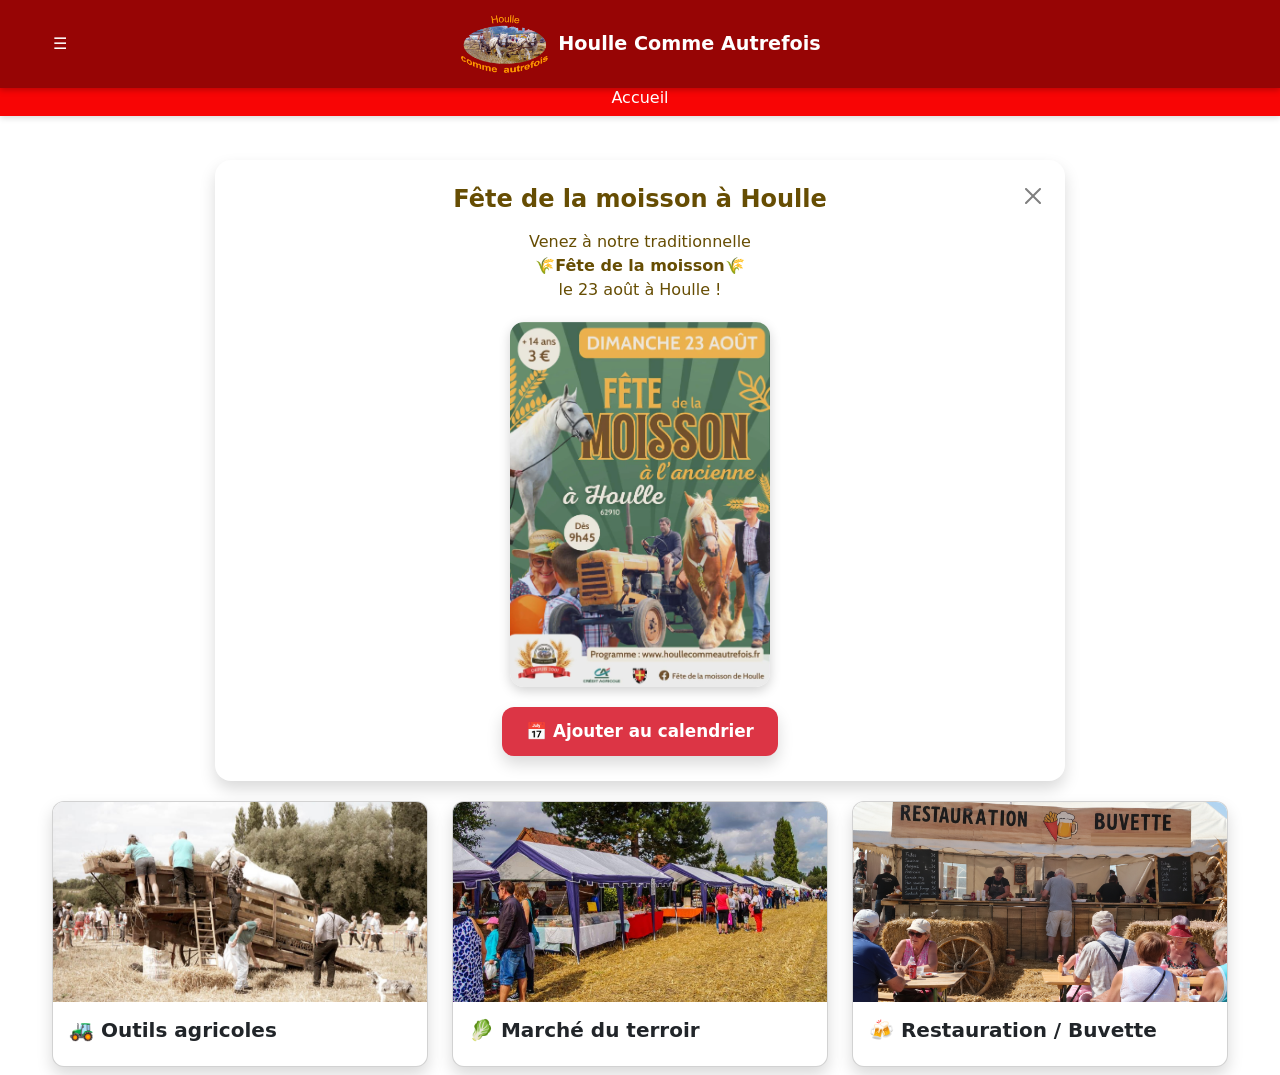
<file: index.html>
<!DOCTYPE html>
<html lang="fr">
<head>
    <meta charset="UTF-8">
    <meta name="viewport" content="width=device-width, initial-scale=1">
    <title>Fête de la Moisson</title>

    <!-- Bootstrap local -->
    <link rel="stylesheet" href="bootstrap/bootstrap.min.css">
    <script src="bootstrap/bootstrap.bundle.min.js"></script>

    <!-- Ton CSS -->
    <link rel="stylesheet" href="css/style.css">
    <script src="js/script.js"></script>

    <!-- Analyseur Google -->
    <script async src="https://www.googletagmanager.com/gtag/js?id=G-SKHX7R2C6E"></script>
    <script>
        window.dataLayer = window.dataLayer || [];
        function gtag(){dataLayer.push(arguments);}
        gtag('js', new Date());

        gtag('config', 'G-SKHX7R2C6E');
    </script>
</head>
<body>


    

<!-- 🔹 BARRE 1 -->
<div class="topbar-association">
    <div class="container position-relative d-flex align-items-center justify-content-center">

        <!-- ☰ Bouton menu à gauche -->
        <button class="btn text-white position-absolute start-0"
                type="button"
                data-bs-toggle="offcanvas"
                data-bs-target="#menuLateral">
            ☰
        </button>

        <!-- Logo + texte centré -->
        <a class="navbar-brand d-flex align-items-center justify-content-center text-center m-0" href="#">
            <img src="images/logo.png" class="logo-association me-2">
            <strong>Houlle Comme Autrefois</strong>
        </a>

    </div>
</div>

<!-- 🔹 Menu Déroulant -->
<div class="offcanvas offcanvas-start" tabindex="-1" id="menuLateral">

    <div class="offcanvas-header">
        <h5 class="offcanvas-title">Menu</h5>
        <button type="button" class="btn-close" data-bs-dismiss="offcanvas"></button>
    </div>

    <div class="offcanvas-body">
        <ul class="list-group">
            <a href="index.html" class="list-group-item">🏠 Accueil</a>
            <a href="outil.html" class="list-group-item">🚜 Outils agricoles</a>
            <a href="marche.html" class="list-group-item">🥬 Marché du terroir</a>
            <a href="restauration.html" class="list-group-item">🍻 Restauration / Buvette</a>
        </ul>
    </div>
</div>

<!-- 🔹 BARRE 2 -->
<div class="topbar-page">
    <div class="container text-center text-white">
        Accueil
    </div>
</div>


<!-- 🔵 CONTENU PRINCIPAL -->
<div class="container my-2">

    <!--<h2 class="text-center mb-4">Les outils de la moisson</h2>-->
    <!-- 🔸 Notification Date de la fête -->
    <div class="alert alert-warning alert-dismissible fade show shadow alert-moisson" role="alert">

        <h4 class="fw-bold mb-3">
             Fête de la moisson à Houlle
        </h4>

        <p class="mb-3">
            Venez à notre traditionnelle<BR>
            <strong>🌾Fête de la moisson🌾</strong> <BR>
            le 23 août à Houlle !
        </p>

        <img src="images/affiche.png"
            class="affiche-img"
            alt="Affiche fête de la moisson">

        <div class="mt-3">
            <button type="button"
                    class="btn btn-danger btn-lg shadow btn-calendar"
                    onclick="addMoissonHoulle(); bootstrap.Alert.getOrCreateInstance(this.closest('.alert')).close();">
                📅 Ajouter au calendrier
            </button>
        </div>

        <button type="button"
                class="btn-close position-absolute top-0 end-0 m-2"
                data-bs-dismiss="alert"
                aria-label="Close">
        </button>

    </div>

    <div class="row g-4">

        <!-- 🔸 OUTIL -->
        <div class="col-12 col-md-6 col-lg-4">
            <a href="outil.html" class="text-decoration-none text-dark">
                <div class="card shadow h-100 tool-card">
                    <img src="images/outil.png" class="card-img-top" alt="outil">
                    <div class="card-body">
                        <h5 class="card-title">🚜 Outils agricoles</h5>
                    </div>
                </div>
            </a>
        </div>

        <!-- 🔸 Marché Du terroir -->
        <div class="col-12 col-md-6 col-lg-4">
            <a href="marche.html" class="text-decoration-none text-dark">
                <div class="card shadow h-100 tool-card">
                    <img src="images/marche0.png" class="card-img-top" alt="marche">
                    <div class="card-body">
                        <h5 class="card-title">🥬 Marché du terroir</h5>
                    </div>
                </div>
            </a>
        </div>

        <!-- 🔸 Restauration / Buvette -->
        <div class="col-12 col-md-6 col-lg-4">
            <a href="restauration.html" class="text-decoration-none text-dark">
                <div class="card shadow h-100 tool-card">
                    <img src="images/restauration.png" class="card-img-top" alt="restauration">
                    <div class="card-body">
                        <h5 class="card-title">🍻 Restauration / Buvette</h5>
                    </div>
                </div>
            </a>
        </div>
    </div>
</div>

</body>
</html>
</file>
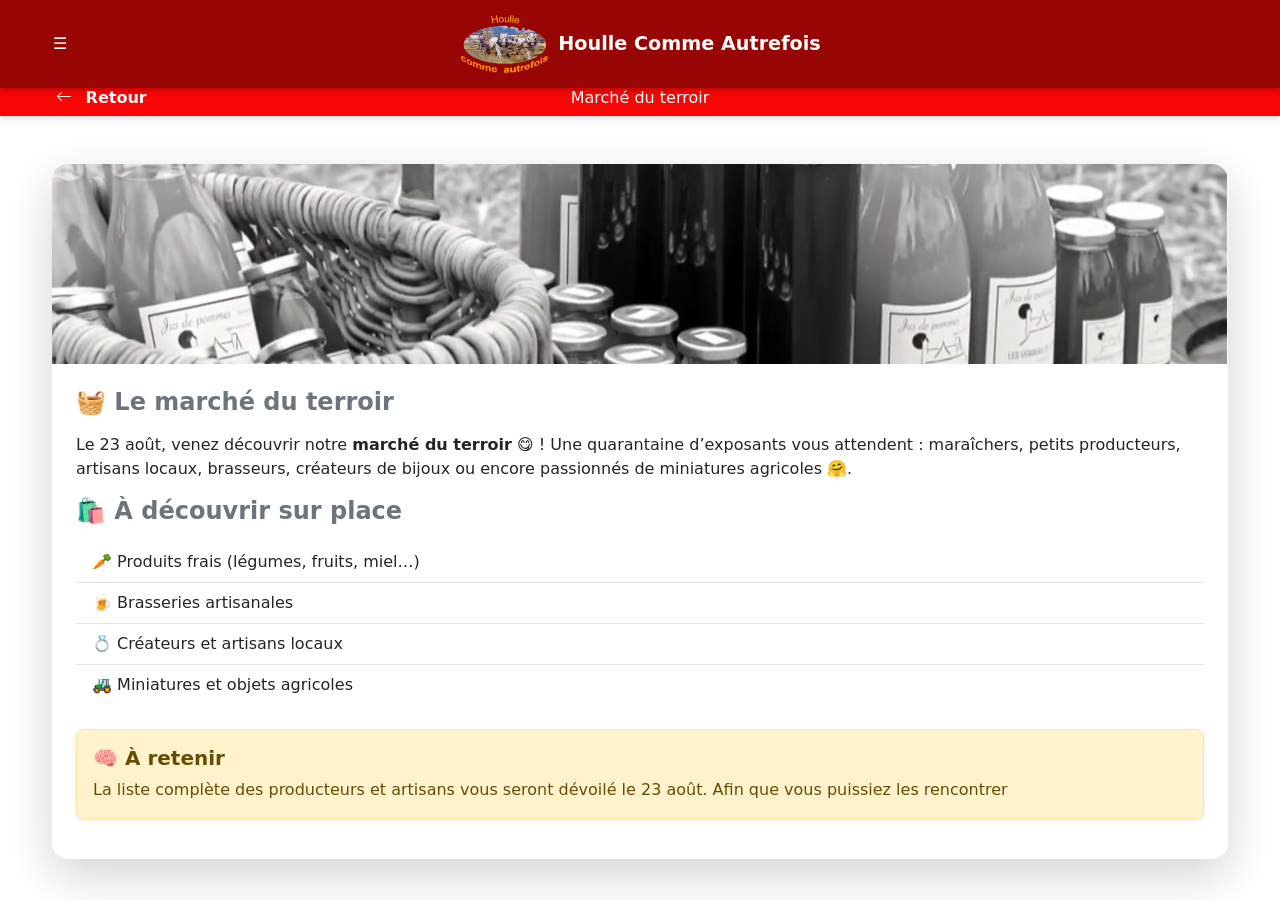
<file: marche.html>
<!DOCTYPE html>
<html lang="fr">
<head>
    <meta charset="UTF-8">
    <meta name="viewport" content="width=device-width, initial-scale=1">
    <title>Marché du terroir</title>

    <!-- Bootstrap local -->
    <link rel="stylesheet" href="bootstrap/bootstrap.min.css">
    <script src="bootstrap/bootstrap.bundle.min.js"></script>
    <link rel="stylesheet" href="https://cdn.jsdelivr.net/npm/bootstrap-icons@1.11.1/font/bootstrap-icons.css">

    <!-- Ton CSS -->
    <link rel="stylesheet" href="css/style.css">
    
    <!-- Analyseur Google -->
    <script async src="https://www.googletagmanager.com/gtag/js?id=G-SKHX7R2C6E"></script>
    <script>
        window.dataLayer = window.dataLayer || [];
        function gtag(){dataLayer.push(arguments);}
        gtag('js', new Date());

        gtag('config', 'G-SKHX7R2C6E');
    </script>

</head>
<body>

<!-- 🔹 BARRE 1 -->
<div class="topbar-association">
    <div class="container position-relative d-flex align-items-center justify-content-center">

        <!-- ☰ Bouton menu à gauche -->
        <button class="btn text-white position-absolute start-0"
                type="button"
                data-bs-toggle="offcanvas"
                data-bs-target="#menuLateral">
            ☰
        </button>

        <!-- Logo + texte centré -->
        <a class="navbar-brand d-flex align-items-center justify-content-center text-center m-0" href="#">
            <img src="images/logo.png" class="logo-association me-2">
            <strong>Houlle Comme Autrefois</strong>
        </a>

    </div>
</div>

<!-- 🔹 Menu Déroulant -->
<div class="offcanvas offcanvas-start" tabindex="-1" id="menuLateral">

    <div class="offcanvas-header">
        <h5 class="offcanvas-title">Menu</h5>
        <button type="button" class="btn-close" data-bs-dismiss="offcanvas"></button>
    </div>

    <div class="offcanvas-body">
        <ul class="list-group">
            <a href="index.html" class="list-group-item">🏠 Accueil</a>
            <a href="outil.html" class="list-group-item">🚜 Outils agricoles</a>
            <a href="marche.html" class="list-group-item">🥬 Marché du terroir</a>
            <a href="restauration.html" class="list-group-item">🍻 Restauration / Buvette</a>
        </ul>
    </div>
</div>

<!-- 🔹 BARRE 2 -->
<div class="topbar-page">
    <div class="container position-relative text-white">

        <!-- ⬅️ Flèche retour -->
        <a href="index.html" class="position-absolute start-0 top-50 translate-middle-y ms-3 text-white text-decoration-none fw-semibold">
            <i class="bi bi-arrow-left me-2"></i> Retour
        </a>

        <!-- Titre -->
        <div class="text-center">
            Marché du terroir
        </div>

    </div>
</div>


<!-- 🔵 CONTENU PRINCIPAL -->
<div class="container my-4">

    <div class="card shadow-lg border-0 rounded-4 overflow-hidden">

        <!-- IMAGE -->
        <img src="images/marche.png" class="card-img-top" alt="Marché du terroir">

        <div class="card-body p-4">

            <!-- 🧺 PRÉSENTATION -->
            <h4 class="fw-semibold text-secondary mb-3">🧺 Le marché du terroir</h4>
            <p>
                Le 23 août, venez découvrir notre <strong>marché du terroir</strong> 😋 !
                Une quarantaine d’exposants vous attendent : maraîchers, petits producteurs,
                artisans locaux, brasseurs, créateurs de bijoux ou encore passionnés de miniatures agricoles 🤗.
            </p>

            <!-- 🛍️ CE QUE VOUS TROUVEREZ -->
            <h4 class="fw-semibold text-secondary mb-3">🛍️ À découvrir sur place</h4>
            <ul class="list-group list-group-flush mb-4">
                <li class="list-group-item">🥕 Produits frais (légumes, fruits, miel…)</li>
                <li class="list-group-item">🍺 Brasseries artisanales</li>
                <li class="list-group-item">💍 Créateurs et artisans locaux</li>
                <li class="list-group-item">🚜 Miniatures et objets agricoles</li>
            </ul>

            <!-- 🧠 A RETENIR -->
            <div class="alert alert-warning shadow-sm rounded-3">
                <h5 class="fw-bold mb-2">🧠 À retenir</h5>
                <p class="mb-0">
                    La liste complète des producteurs et artisans vous seront dévoilé le 23 août. Afin que vous puissiez les rencontrer
                </p>
            </div>

        </div>
    </div>
</div>

</body>
</html>
</file>
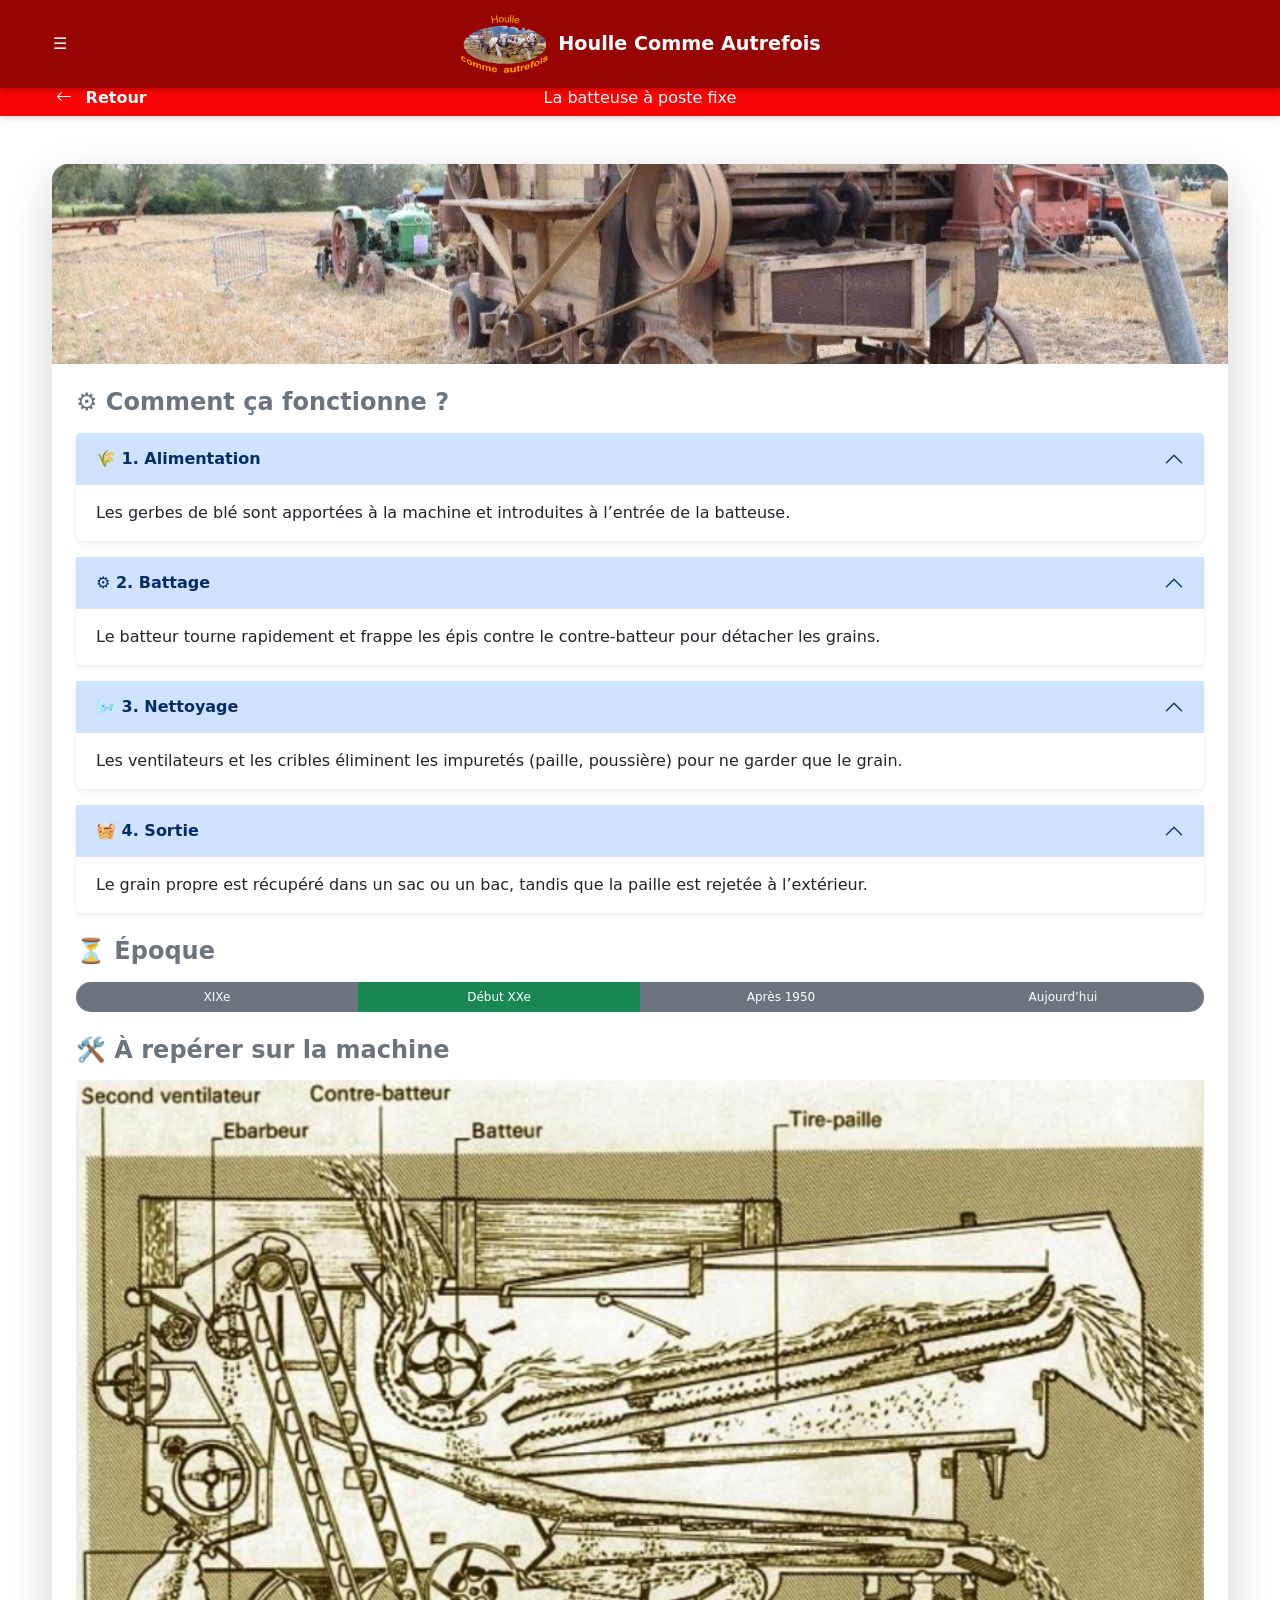
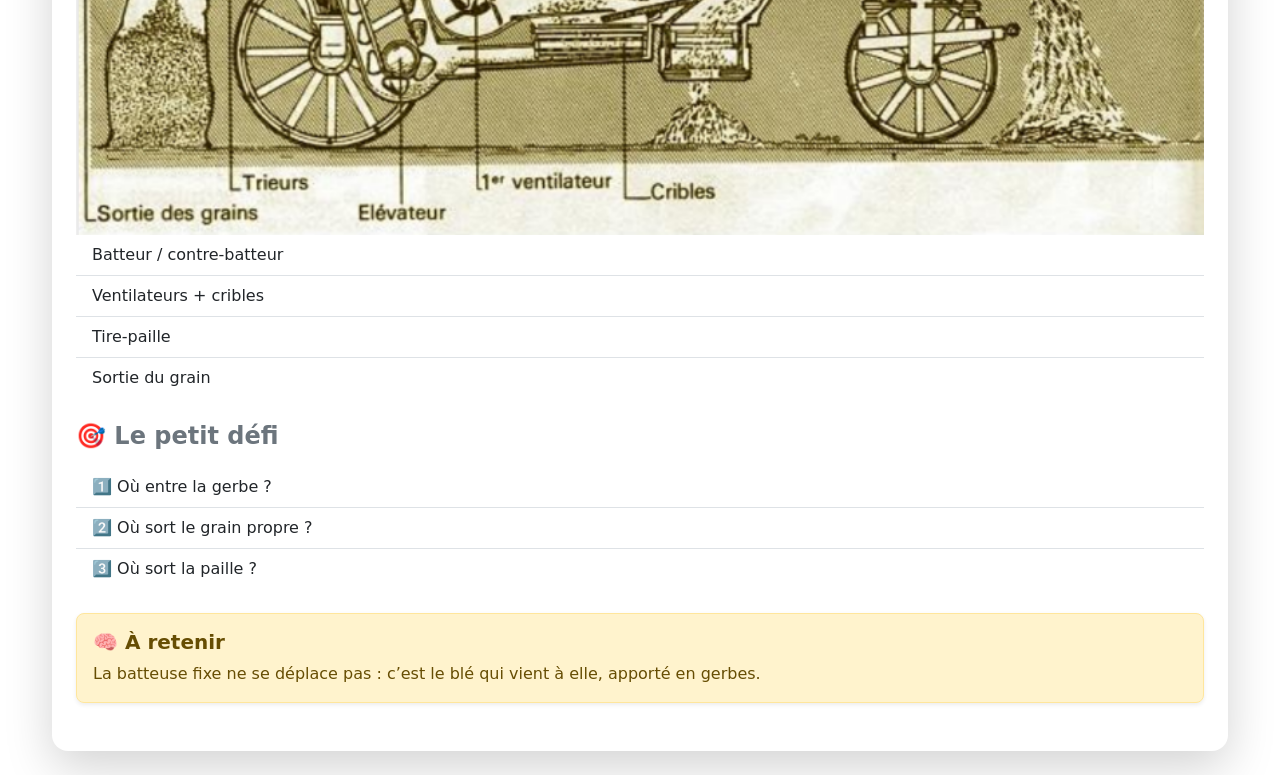
<file: outil-batteusefixe.html>
<!DOCTYPE html>
<html lang="fr">
<head>
    <meta charset="UTF-8">
    <meta name="viewport" content="width=device-width, initial-scale=1">
    <title>La batteuse à poste fixe</title>

    <!-- Bootstrap local -->
    <link rel="stylesheet" href="bootstrap/bootstrap.min.css">
    <script src="bootstrap/bootstrap.bundle.min.js"></script>
    <link rel="stylesheet" href="https://cdn.jsdelivr.net/npm/bootstrap-icons@1.11.1/font/bootstrap-icons.css">

    <!-- Ton CSS -->
    <link rel="stylesheet" href="css/style.css">
    
    <!-- Analyseur Google -->
    <script async src="https://www.googletagmanager.com/gtag/js?id=G-SKHX7R2C6E"></script>
    <script>
        window.dataLayer = window.dataLayer || [];
        function gtag(){dataLayer.push(arguments);}
        gtag('js', new Date());

        gtag('config', 'G-SKHX7R2C6E');
    </script>
</head>
<body>

<!-- 🔹 BARRE 1 -->
<div class="topbar-association">
    <div class="container position-relative d-flex align-items-center justify-content-center">

        <!-- ☰ Bouton menu à gauche -->
        <button class="btn text-white position-absolute start-0"
                type="button"
                data-bs-toggle="offcanvas"
                data-bs-target="#menuLateral">
            ☰
        </button>

        <!-- Logo + texte centré -->
        <a class="navbar-brand d-flex align-items-center justify-content-center text-center m-0" href="#">
            <img src="images/logo.png" class="logo-association me-2">
            <strong>Houlle Comme Autrefois</strong>
        </a>

    </div>
</div>

<!-- 🔹 Menu Déroulant -->
<div class="offcanvas offcanvas-start" tabindex="-1" id="menuLateral">

    <div class="offcanvas-header">
        <h5 class="offcanvas-title">Menu</h5>
        <button type="button" class="btn-close" data-bs-dismiss="offcanvas"></button>
    </div>

    <div class="offcanvas-body">
        <ul class="list-group">
            <a href="index.html" class="list-group-item">🏠 Accueil</a>
            <a href="outil.html" class="list-group-item">🚜 Outils agricoles</a>
            <a href="marche.html" class="list-group-item">🥬 Marché du terroir</a>
            <a href="restauration.html" class="list-group-item">🍻 Restauration / Buvette</a>
        </ul>
    </div>
</div>

<!-- 🔹 BARRE 2 -->
<div class="topbar-page">
    <div class="container position-relative text-white">

        <!-- ⬅️ Flèche retour -->
        <a href="outil.html" class="position-absolute start-0 top-50 translate-middle-y ms-3 text-white text-decoration-none fw-semibold">
            <i class="bi bi-arrow-left me-2"></i> Retour
        </a>

        <!-- Titre -->
        <div class="text-center">
            La batteuse à poste fixe
        </div>

    </div>
</div>


<!-- 🔵 CONTENU PRINCIPAL -->
<div class="container my-4">

    <!-- CARD PRINCIPALE -->
    <div class="card shadow-lg border-0 rounded-4 overflow-hidden">

        <!-- IMAGE -->
        <img src="images/batteusefixe.png" class="card-img-top" alt="Batteuse à poste fixe">

        <div class="card-body p-4">
            <!-- ⚙️ COMMENT ÇA FONCTIONNE -->
            <h4 class="fw-semibold text-secondary mb-3">⚙️ Comment ça fonctionne ?</h4>
            <div class="accordion mb-4">

                <!-- Étape 1 -->
                <div class="accordion-item border-0 shadow-sm mb-3 rounded">
                    <h2 class="accordion-header">
                        <button class="accordion-button fw-bold" disabled>
                            🌾 1. Alimentation
                        </button>
                    </h2>
                    <div class="accordion-collapse show">
                        <div class="accordion-body">
                            Les gerbes de blé sont apportées à la machine et introduites à l’entrée de la batteuse.
                        </div>
                    </div>
                </div>

                <!-- Étape 2 -->
                <div class="accordion-item border-0 shadow-sm mb-3 rounded">
                    <h2 class="accordion-header">
                        <button class="accordion-button fw-bold" disabled>
                            ⚙️ 2. Battage
                        </button>
                    </h2>
                    <div class="accordion-collapse show">
                        <div class="accordion-body">
                            Le batteur tourne rapidement et frappe les épis contre le contre-batteur pour détacher les grains.
                        </div>
                    </div>
                </div>

                <!-- Étape 3 -->
                <div class="accordion-item border-0 shadow-sm mb-3 rounded">
                    <h2 class="accordion-header">
                        <button class="accordion-button fw-bold" disabled>
                            🌬️ 3. Nettoyage
                        </button>
                    </h2>
                    <div class="accordion-collapse show">
                        <div class="accordion-body">
                            Les ventilateurs et les cribles éliminent les impuretés (paille, poussière) pour ne garder que le grain.
                        </div>
                    </div>
                </div>

                <!-- Étape 4 -->
                <div class="accordion-item border-0 shadow-sm mb-3 rounded">
                    <h2 class="accordion-header">
                        <button class="accordion-button fw-bold" disabled>
                            🧺 4. Sortie
                        </button>
                    </h2>
                    <div class="accordion-collapse show">
                        <div class="accordion-body">
                            Le grain propre est récupéré dans un sac ou un bac, tandis que la paille est rejetée à l’extérieur.
                        </div>
                    </div>
                </div>

            </div>

            <!-- ⏳ ÉPOQUE -->
            <h4 class="fw-semibold text-secondary mb-3">⏳ Époque</h4>
            <div class="mb-4">
                    <div class="progress rounded-pill" style="height: 30px;">
                    <div class="progress-bar bg-secondary" style="width: 25%">XIXe</div>
                    <div class="progress-bar bg-success" style="width: 25%">Début XXe</div>
                    <div class="progress-bar bg-secondary" style="width: 25%">Après 1950</div>
                    <div class="progress-bar bg-secondary" style="width: 25%">Aujourd’hui</div>
                </div>
            </div>
            

            <!-- 🛠️ À REPÉRER -->
            <h4 class="fw-semibold text-secondary mb-3">🛠️ À repérer sur la machine</h4>
            <img src="images/schemabatteusefixe.png" class="schema" alt="Batteuse à poste fixe">
            <ul class="list-group list-group-flush mb-4">
                <li class="list-group-item">Batteur / contre-batteur</li>
                <li class="list-group-item">Ventilateurs + cribles</li>
                <li class="list-group-item">Tire-paille</li>
                <li class="list-group-item">Sortie du grain</li>
            </ul>

            <!-- 🎯 DÉFI -->
            <h4 class="fw-semibold text-secondary mb-3">🎯 Le petit défi</h4>
            <ul class="list-group list-group-flush mb-4">
                <li class="list-group-item">1️⃣ Où entre la gerbe ?</li>
                <li class="list-group-item">2️⃣ Où sort le grain propre ?</li>
                <li class="list-group-item">3️⃣ Où sort la paille ?</li>
            </ul>

            <!-- 🧠 A RETENIR -->
            <div class="alert alert-warning shadow-sm rounded-3 mb-4">
                <h5 class="fw-bold mb-2">🧠 À retenir</h5>
                <p class="mb-0">
                    La batteuse fixe ne se déplace pas : c’est le blé qui vient à elle, apporté en gerbes.
                </p>
            </div>
        </div>
    </div>
</div>

</body>
</html>
</file>
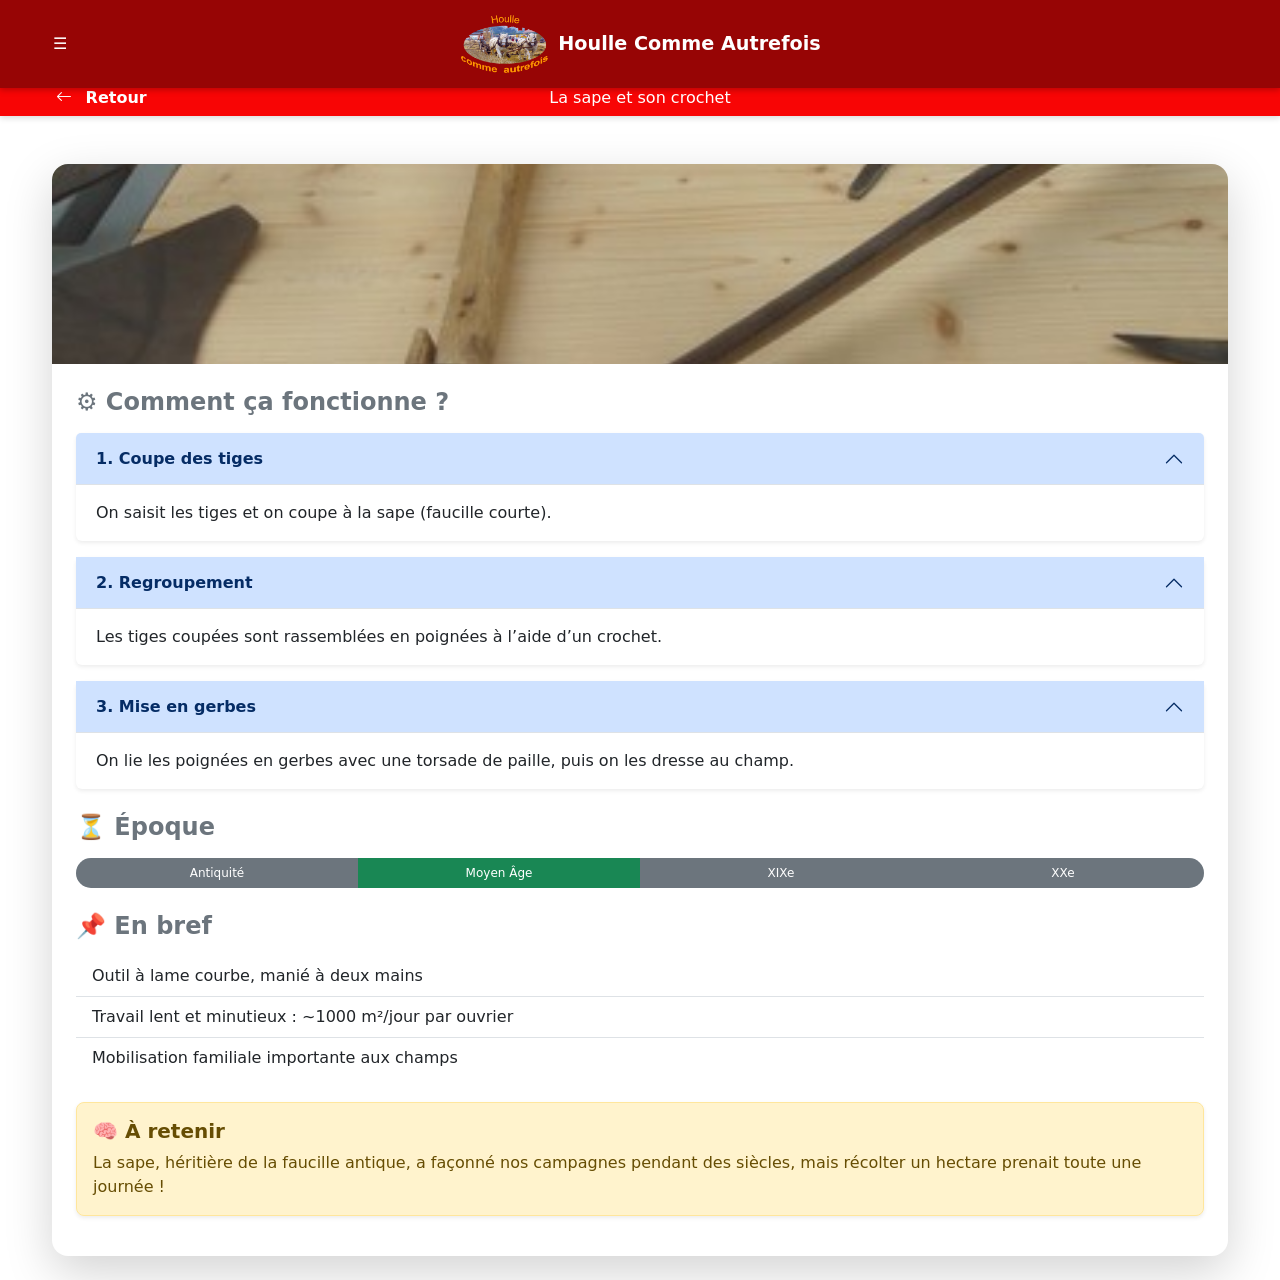
<file: outil-faucille.html>
<!DOCTYPE html>
<html lang="fr">
<head>
    <meta charset="UTF-8">
    <meta name="viewport" content="width=device-width, initial-scale=1">
    <title>La sape et son crochet</title>

    <!-- Bootstrap local -->
    <link rel="stylesheet" href="bootstrap/bootstrap.min.css">
    <script src="bootstrap/bootstrap.bundle.min.js"></script>
    <link rel="stylesheet" href="https://cdn.jsdelivr.net/npm/bootstrap-icons@1.11.1/font/bootstrap-icons.css">

    <!-- Ton CSS -->
    <link rel="stylesheet" href="css/style.css">
    
    <!-- Analyseur Google -->
    <script async src="https://www.googletagmanager.com/gtag/js?id=G-SKHX7R2C6E"></script>
    <script>
        window.dataLayer = window.dataLayer || [];
        function gtag(){dataLayer.push(arguments);}
        gtag('js', new Date());

        gtag('config', 'G-SKHX7R2C6E');
    </script>
</head>
<body>

<!-- 🔹 BARRE 1 -->
<div class="topbar-association">
    <div class="container position-relative d-flex align-items-center justify-content-center">

        <!-- ☰ Bouton menu à gauche -->
        <button class="btn text-white position-absolute start-0"
                type="button"
                data-bs-toggle="offcanvas"
                data-bs-target="#menuLateral">
            ☰
        </button>

        <!-- Logo + texte centré -->
        <a class="navbar-brand d-flex align-items-center justify-content-center text-center m-0" href="#">
            <img src="images/logo.png" class="logo-association me-2">
            <strong>Houlle Comme Autrefois</strong>
        </a>

    </div>
</div>

<!-- 🔹 Menu Déroulant -->
<div class="offcanvas offcanvas-start" tabindex="-1" id="menuLateral">

    <div class="offcanvas-header">
        <h5 class="offcanvas-title">Menu</h5>
        <button type="button" class="btn-close" data-bs-dismiss="offcanvas"></button>
    </div>

    <div class="offcanvas-body">
        <ul class="list-group">
            <a href="index.html" class="list-group-item">🏠 Accueil</a>
            <a href="outil.html" class="list-group-item">🚜 Outils agricoles</a>
            <a href="marche.html" class="list-group-item">🥬 Marché du terroir</a>
            <a href="restauration.html" class="list-group-item">🍻 Restauration / Buvette</a>
        </ul>
    </div>
</div>

<!-- 🔹 BARRE 2 -->
<div class="topbar-page">
    <div class="container position-relative text-white">

        <!-- ⬅️ Flèche retour -->
        <a href="outil.html" class="position-absolute start-0 top-50 translate-middle-y ms-3 text-white text-decoration-none fw-semibold">
            <i class="bi bi-arrow-left me-2"></i> Retour
        </a>

        <!-- Titre -->
        <div class="text-center">
            La sape et son crochet
        </div>

    </div>
</div>


<!-- 🔵 CONTENU PRINCIPAL -->
<div class="container my-4">

    <!-- CARD PRINCIPALE -->
    <div class="card shadow-lg border-0 rounded-4 overflow-hidden">

        <!-- IMAGE -->
        <img src="images/01_Faucile.png" class="card-img-top" alt="Faucille">

        <div class="card-body p-4">

            <!-- COMMENT ÇA FONCTIONNE -->
            <h4 class="fw-semibold text-secondary mb-3">⚙️ Comment ça fonctionne ?</h4>

            <div class="accordion mb-4" id="accordionFaucille">

                <!-- Étape 1 -->
                <div class="accordion-item border-0 shadow-sm mb-3 rounded">
                    <h2 class="accordion-header">
                        <button class="accordion-button fw-bold" type="button" disabled>
                            1. Coupe des tiges
                        </button>
                    </h2>
                    <div class="accordion-collapse show">
                        <div class="accordion-body">
                            On saisit les tiges et on coupe à la sape (faucille courte).
                        </div>
                    </div>
                </div>

                <!-- Étape 2 -->
                <div class="accordion-item border-0 shadow-sm mb-3 rounded">
                    <h2 class="accordion-header">
                        <button class="accordion-button fw-bold" type="button" disabled>
                            2. Regroupement
                        </button>
                    </h2>
                    <div class="accordion-collapse show">
                        <div class="accordion-body">
                            Les tiges coupées sont rassemblées en poignées à l’aide d’un crochet.
                        </div>
                    </div>
                </div>

                <!-- Étape 3 -->
                <div class="accordion-item border-0 shadow-sm mb-3 rounded">
                    <h2 class="accordion-header">
                        <button class="accordion-button fw-bold" type="button" disabled>
                            3. Mise en gerbes
                        </button>
                    </h2>
                    <div class="accordion-collapse show">
                        <div class="accordion-body">
                            On lie les poignées en gerbes avec une torsade de paille, puis on les dresse au champ.
                        </div>
                    </div>
                </div>

            </div>

            <!-- ÉPOQUE -->
            <h4 class="fw-semibold text-secondary mb-3">⏳ Époque</h4>

            <div class="mb-4">
                <div class="progress rounded-pill" style="height: 30px;">
                    <div class="progress-bar bg-secondary" style="width: 25%">Antiquité</div>
                    <div class="progress-bar bg-success" style="width: 25%">Moyen Âge</div>
                    <div class="progress-bar bg-secondary" style="width: 25%">XIXe</div>
                    <div class="progress-bar bg-secondary" style="width: 25%">XXe</div>
                </div>
            </div>

            <!-- EN BREF -->
            <h4 class="fw-semibold text-secondary mb-3">📌 En bref</h4>
            <ul class="list-group list-group-flush mb-4">
                <li class="list-group-item">Outil à lame courbe, manié à deux mains</li>
                <li class="list-group-item">Travail lent et minutieux : ~1000 m²/jour par ouvrier</li>
                <li class="list-group-item">Mobilisation familiale importante aux champs</li>
            </ul>

            <!-- A RETENIR -->
            <div class="alert alert-warning shadow-sm rounded-3">
                <h5 class="fw-bold mb-2">🧠 À retenir</h5>
                <p class="mb-0">
                    La sape, héritière de la faucille antique, a façonné nos campagnes pendant des siècles,
                    mais récolter un hectare prenait toute une journée !
                </p>
            </div>

        </div>
    </div>
</div>

</body>
</html>
</file>
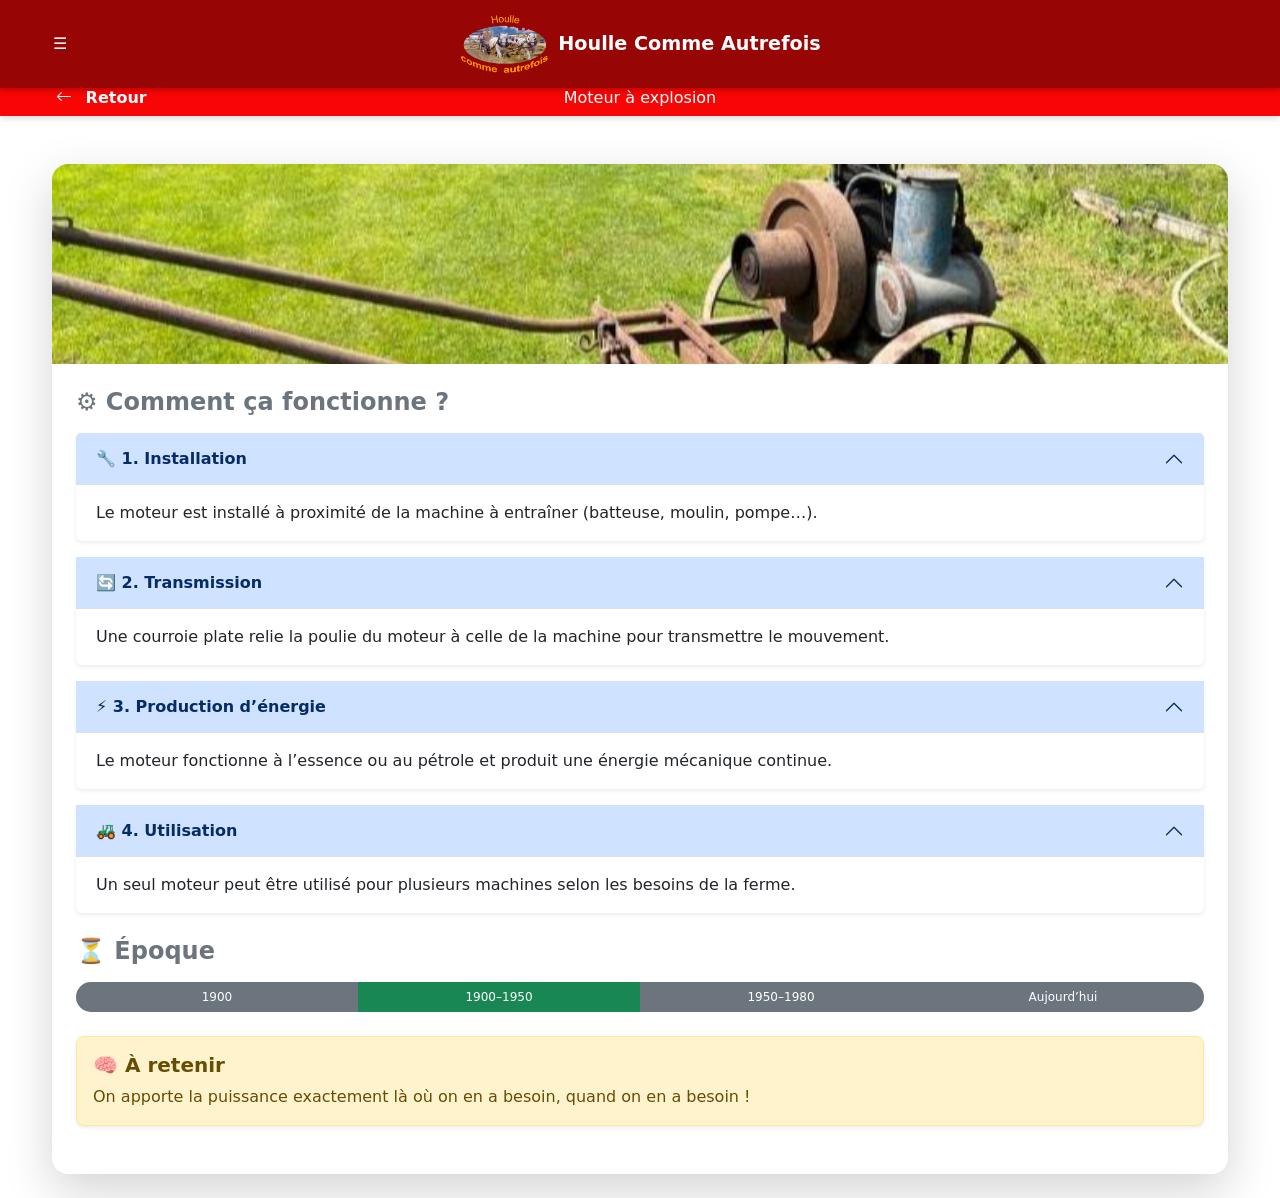
<file: outil-moteur.html>
<!DOCTYPE html>
<html lang="fr">
<head>
    <meta charset="UTF-8">
    <meta name="viewport" content="width=device-width, initial-scale=1">
    <title>Moteur à explosion</title>

    <!-- Bootstrap local -->
    <link rel="stylesheet" href="bootstrap/bootstrap.min.css">
    <script src="bootstrap/bootstrap.bundle.min.js"></script>
    <link rel="stylesheet" href="https://cdn.jsdelivr.net/npm/bootstrap-icons@1.11.1/font/bootstrap-icons.css">

    <!-- Ton CSS -->
    <link rel="stylesheet" href="css/style.css">
    
    <!-- Analyseur Google -->
    <script async src="https://www.googletagmanager.com/gtag/js?id=G-SKHX7R2C6E"></script>
    <script>
        window.dataLayer = window.dataLayer || [];
        function gtag(){dataLayer.push(arguments);}
        gtag('js', new Date());

        gtag('config', 'G-SKHX7R2C6E');
    </script>
</head>
<body>

<!-- 🔹 BARRE 1 -->
<div class="topbar-association">
    <div class="container position-relative d-flex align-items-center justify-content-center">

        <!-- ☰ Bouton menu à gauche -->
        <button class="btn text-white position-absolute start-0"
                type="button"
                data-bs-toggle="offcanvas"
                data-bs-target="#menuLateral">
            ☰
        </button>

        <!-- Logo + texte centré -->
        <a class="navbar-brand d-flex align-items-center justify-content-center text-center m-0" href="#">
            <img src="images/logo.png" class="logo-association me-2">
            <strong>Houlle Comme Autrefois</strong>
        </a>

    </div>
</div>

<!-- 🔹 Menu Déroulant -->
<div class="offcanvas offcanvas-start" tabindex="-1" id="menuLateral">

    <div class="offcanvas-header">
        <h5 class="offcanvas-title">Menu</h5>
        <button type="button" class="btn-close" data-bs-dismiss="offcanvas"></button>
    </div>

    <div class="offcanvas-body">
        <ul class="list-group">
            <a href="index.html" class="list-group-item">🏠 Accueil</a>
            <a href="outil.html" class="list-group-item">🚜 Outils agricoles</a>
            <a href="marche.html" class="list-group-item">🥬 Marché du terroir</a>
            <a href="restauration.html" class="list-group-item">🍻 Restauration / Buvette</a>
        </ul>
    </div>
</div>

<!-- 🔹 BARRE 2 -->
<div class="topbar-page">
    <div class="container position-relative text-white">

        <!-- ⬅️ Flèche retour -->
        <a href="outil.html" class="position-absolute start-0 top-50 translate-middle-y ms-3 text-white text-decoration-none fw-semibold">
            <i class="bi bi-arrow-left me-2"></i> Retour
        </a>

        <!-- Titre -->
        <div class="text-center">
            Moteur à explosion
        </div>

    </div>
</div>


<!-- 🔵 CONTENU PRINCIPAL -->
<div class="container my-4">

    <!-- CARD PRINCIPALE -->
    <div class="card shadow-lg border-0 rounded-4 overflow-hidden">

        <!-- IMAGE -->
        <img src="images/moteurfixe.png" class="card-img-top" alt="Moteur à explosion">

        <div class="card-body p-4">

            <!-- ⚙️ COMMENT ÇA FONCTIONNE -->
            <h4 class="fw-semibold text-secondary mb-3">⚙️ Comment ça fonctionne ?</h4>
            <div class="accordion mb-4">

                <!-- Étape 1 -->
                <div class="accordion-item border-0 shadow-sm mb-3 rounded">
                    <h2 class="accordion-header">
                        <button class="accordion-button fw-bold" disabled>
                            🔧 1. Installation
                        </button>
                    </h2>
                    <div class="accordion-collapse show">
                        <div class="accordion-body">
                            Le moteur est installé à proximité de la machine à entraîner (batteuse, moulin, pompe…).
                        </div>
                    </div>
                </div>

                <!-- Étape 2 -->
                <div class="accordion-item border-0 shadow-sm mb-3 rounded">
                    <h2 class="accordion-header">
                        <button class="accordion-button fw-bold" disabled>
                            🔄 2. Transmission
                        </button>
                    </h2>
                    <div class="accordion-collapse show">
                        <div class="accordion-body">
                            Une courroie plate relie la poulie du moteur à celle de la machine pour transmettre le mouvement.
                        </div>
                    </div>
                </div>

                <!-- Étape 3 -->
                <div class="accordion-item border-0 shadow-sm mb-3 rounded">
                    <h2 class="accordion-header">
                        <button class="accordion-button fw-bold" disabled>
                            ⚡ 3. Production d’énergie
                        </button>
                    </h2>
                    <div class="accordion-collapse show">
                        <div class="accordion-body">
                            Le moteur fonctionne à l’essence ou au pétrole et produit une énergie mécanique continue.
                        </div>
                    </div>
                </div>

                <!-- Étape 4 -->
                <div class="accordion-item border-0 shadow-sm mb-3 rounded">
                    <h2 class="accordion-header">
                        <button class="accordion-button fw-bold" disabled>
                            🚜 4. Utilisation
                        </button>
                    </h2>
                    <div class="accordion-collapse show">
                        <div class="accordion-body">
                            Un seul moteur peut être utilisé pour plusieurs machines selon les besoins de la ferme.
                        </div>
                    </div>
                </div>

            </div>

            <!-- ⏳ ÉPOQUE -->
            <h4 class="fw-semibold text-secondary mb-3">⏳ Époque</h4>
            <div class="mb-4">
                <div class="progress rounded-pill" style="height: 30px;">
                    <div class="progress-bar bg-secondary" style="width: 25%">1900</div>
                    <div class="progress-bar bg-success" style="width: 25%">1900–1950</div>
                    <div class="progress-bar bg-secondary" style="width: 25%">1950–1980</div>
                    <div class="progress-bar bg-secondary" style="width: 25%">Aujourd’hui</div>
                </div>
            </div>

            <!-- 🧠 A RETENIR -->
            <div class="alert alert-warning shadow-sm rounded-3 mb-4">
                <h5 class="fw-bold mb-2">🧠 À retenir</h5>
                <p class="mb-0">
                    On apporte la puissance exactement là où on en a besoin, quand on en a besoin !
                </p>
            </div>
        </div>
    </div>
</div>

</body>
</html>
</file>
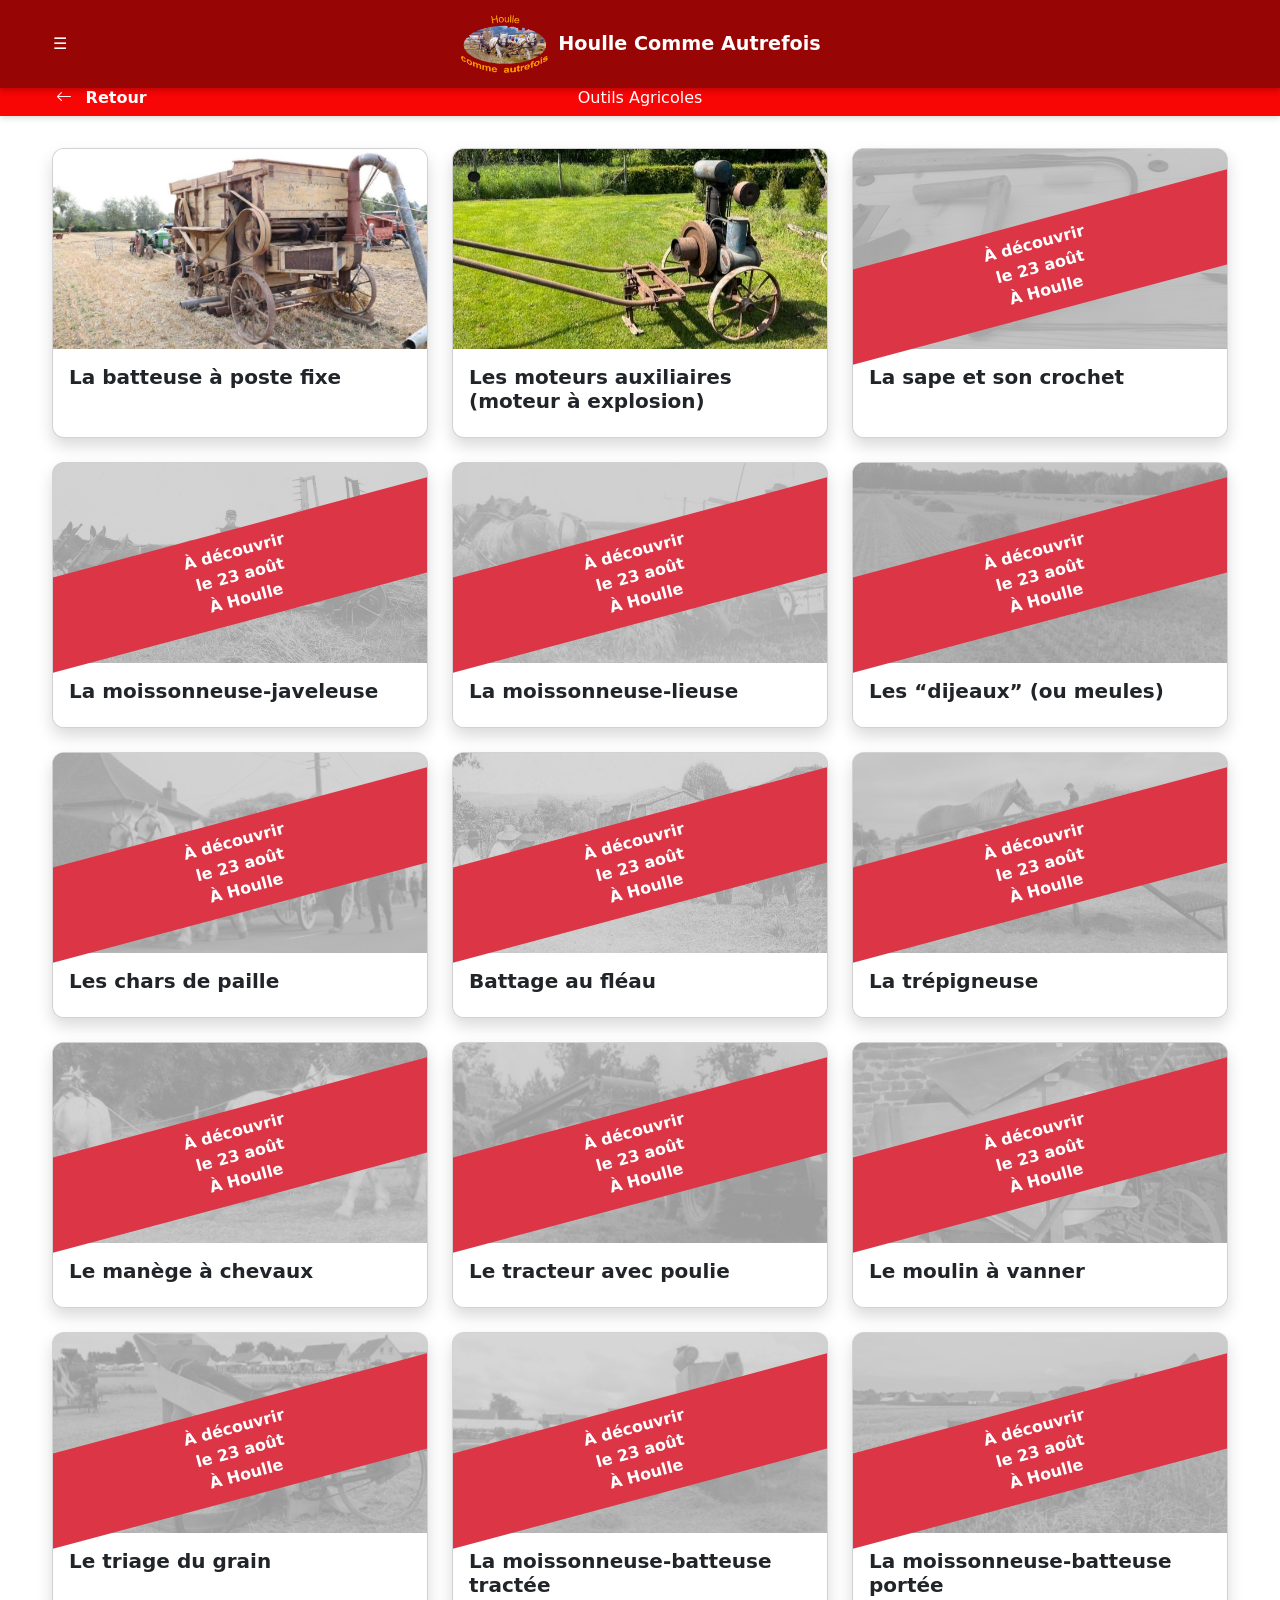
<file: outil.html>
<!DOCTYPE html>
<html lang="fr">
<head>
    <meta charset="UTF-8">
    <meta name="viewport" content="width=device-width, initial-scale=1">
    <title>Outils Agricoles</title>

    <!-- Bootstrap local -->
    <link rel="stylesheet" href="bootstrap/bootstrap.min.css">
    <script src="bootstrap/bootstrap.bundle.min.js"></script>
    <link rel="stylesheet" href="https://cdn.jsdelivr.net/npm/bootstrap-icons@1.11.1/font/bootstrap-icons.css">

    <!-- Ton CSS -->
    <link rel="stylesheet" href="css/style.css">

    <!-- Analyseur Google -->
    <script async src="https://www.googletagmanager.com/gtag/js?id=G-SKHX7R2C6E"></script>
    <script>
        window.dataLayer = window.dataLayer || [];
        function gtag(){dataLayer.push(arguments);}
        gtag('js', new Date());

        gtag('config', 'G-SKHX7R2C6E');
    </script>
</head>
<body>


    

<!-- 🔹 BARRE 1 -->
<div class="topbar-association">
    <div class="container position-relative d-flex align-items-center justify-content-center">

        <!-- ☰ Bouton menu à gauche -->
        <button class="btn text-white position-absolute start-0"
                type="button"
                data-bs-toggle="offcanvas"
                data-bs-target="#menuLateral">
            ☰
        </button>

        <!-- Logo + texte centré -->
        <a class="navbar-brand d-flex align-items-center justify-content-center text-center m-0" href="#">
            <img src="images/logo.png" class="logo-association me-2">
            <strong>Houlle Comme Autrefois</strong>
        </a>

    </div>
</div>

<!-- 🔹 Menu Déroulant -->
<div class="offcanvas offcanvas-start" tabindex="-1" id="menuLateral">

    <div class="offcanvas-header">
        <h5 class="offcanvas-title">Menu</h5>
        <button type="button" class="btn-close" data-bs-dismiss="offcanvas"></button>
    </div>

    <div class="offcanvas-body">
        <ul class="list-group">
            <a href="index.html" class="list-group-item">🏠 Accueil</a>
            <a href="outil.html" class="list-group-item">🚜 Outils agricoles</a>
            <a href="marche.html" class="list-group-item">🥬 Marché du terroir</a>
            <a href="restauration.html" class="list-group-item">🍻 Restauration / Buvette</a>
        </ul>
    </div>
</div>

<!-- 🔹 BARRE 2 -->
<div class="topbar-page">
    <div class="container position-relative text-white">

        <!-- ⬅️ Flèche retour -->
        <a href="index.html" class="position-absolute start-0 top-50 translate-middle-y ms-3 text-white text-decoration-none fw-semibold">
            <i class="bi bi-arrow-left me-2"></i> Retour
        </a>

        <!-- Titre -->
        <div class="text-center">
            Outils Agricoles
        </div>

    </div>
</div>


<!-- 🔵 CONTENU PRINCIPAL -->
<div class="container my-2">

    <!--<h2 class="text-center mb-4">Les outils de la moisson</h2>-->

    <div class="row g-4">

        <!-- 🔸 OUTIL 9 -->
        <div class="col-12 col-md-6 col-lg-4">
            <a href="outil-batteusefixe.html" class="text-decoration-none text-dark">
                <div class="card shadow h-100 tool-card">
                    <img src="images/batteusefixe.png" class="card-img-top" alt="batteusefixe">
                    <div class="card-body">
                        <h5 class="card-title">La batteuse à poste fixe</h5>
                    </div>
                </div>
            </a>
        </div>

        <!-- 🔸 OUTIL 11 -->
        <div class="col-12 col-md-6 col-lg-4">
            <a href="outil-moteur.html" class="text-decoration-none text-dark">
                <div class="card shadow h-100 tool-card">
                    <img src="images/moteurfixe.png" class="card-img-top" alt="moteur">
                    <div class="card-body">
                        <h5 class="card-title">Les moteurs auxiliaires (moteur à explosion)</h5>
                    </div>
                </div>
            </a>
        </div>

        <!-- 🔸 OUTIL 1 -->
        <div class="col-12 col-md-6 col-lg-4">
            <a href="#" class="text-decoration-none text-dark">
                <div class="card shadow h-100 tool-card card-disabled">
                    <div class="ribbon">À découvrir<br>le 23 août<br>À Houlle</div>
                    <img src="images/01_Faucile.png" class="card-img-top" alt="Faucille">
                    <div class="card-body">
                        <h5 class="card-title">La sape et son crochet</h5>
                    </div>
                </div>
            </a>
        </div>

        <!-- 🔸 OUTIL 2 -->
        <div class="col-12 col-md-6 col-lg-4">
            <a href="#" class="text-decoration-none text-dark">
                <div class="card shadow h-100 tool-card card-disabled">
                    <div class="ribbon">À découvrir<br>le 23 août<br>À Houlle</div>
                    <img src="images/javeleuse.png" class="card-img-top" alt="javeleuse">
                    <div class="card-body">
                        <h5 class="card-title">La moissonneuse-javeleuse</h5>
                    </div>
                </div>
            </a>
        </div>

        <!-- 🔸 OUTIL 3 -->
        <div class="col-12 col-md-6 col-lg-4">
            <a href="#" class="text-decoration-none text-dark">
                <div class="card shadow h-100 tool-card card-disabled">
                    <div class="ribbon">À découvrir<br>le 23 août<br>À Houlle</div>
                    <img src="images/lieuse.png" class="card-img-top" alt="lieuse">
                    <div class="card-body">
                        <h5 class="card-title">La moissonneuse-lieuse</h5>
                    </div>
                </div>
            </a>
        </div>

        <!-- 🔸 OUTIL 4 -->
        <div class="col-12 col-md-6 col-lg-4">
            <a href="#" class="text-decoration-none text-dark">
                <div class="card shadow h-100 tool-card card-disabled">
                    <div class="ribbon">À découvrir<br>le 23 août<br>À Houlle</div>
                    <img src="images/meule.PNG" class="card-img-top" alt="meule">
                    <div class="card-body">
                        <h5 class="card-title">Les “dijeaux” (ou meules)</h5>
                    </div>
                </div>
            </a>
        </div>

        <!-- 🔸 OUTIL 5 -->
        <div class="col-12 col-md-6 col-lg-4">
            <a href="#" class="text-decoration-none text-dark">
                <div class="card shadow h-100 tool-card card-disabled">
                    <div class="ribbon">À découvrir<br>le 23 août<br>À Houlle</div>
                    <img src="images/chars.png" class="card-img-top" alt="chars">
                    <div class="card-body">
                        <h5 class="card-title">Les chars de paille</h5>
                    </div>
                </div>
            </a>
        </div>

        <!-- 🔸 OUTIL 6 -->
        <div class="col-12 col-md-6 col-lg-4">
            <a href="#" class="text-decoration-none text-dark">
                <div class="card shadow h-100 tool-card card-disabled">
                    <div class="ribbon">À découvrir<br>le 23 août<br>À Houlle</div>
                    <img src="images/fleau.png" class="card-img-top" alt="fleau">
                    <div class="card-body">
                        <h5 class="card-title">Battage au fléau</h5>
                    </div>
                </div>
            </a>
        </div>

        <!-- 🔸 OUTIL 7 -->
        <div class="col-12 col-md-6 col-lg-4">
            <a href="#" class="text-decoration-none text-dark">
                <div class="card shadow h-100 tool-card card-disabled">
                    <div class="ribbon">À découvrir<br>le 23 août<br>À Houlle</div>
                    <img src="images/trepigneuse.png" class="card-img-top" alt="trepigneuse">
                    <div class="card-body">
                        <h5 class="card-title">La trépigneuse</h5>
                    </div>
                </div>
            </a>
        </div>

        <!-- 🔸 OUTIL 8 -->
        <div class="col-12 col-md-6 col-lg-4">
            <a href="#" class="text-decoration-none text-dark">
                <div class="card shadow h-100 tool-card card-disabled">
                    <div class="ribbon">À découvrir<br>le 23 août<br>À Houlle</div>
                    <img src="images/manege.PNG" class="card-img-top" alt="manege">
                    <div class="card-body">
                        <h5 class="card-title">Le manège à chevaux</h5>
                    </div>
                </div>
            </a>
        </div>

        

        <!-- 🔸 OUTIL 10 
        <div class="col-12 col-md-6 col-lg-4">
            <a href="#" class="text-decoration-none text-dark">
                <div class="card shadow h-100 tool-card card-disabled">
                    <div class="ribbon">À découvrir<br>le 23 août<br>À Houlle</div>
                    <img src="images/locomobile.PNG" class="card-img-top" alt="locomobile">
                    <div class="card-body">
                        <h5 class="card-title">La locomobile (force vapeur)</h5>
                    </div>
                </div>
            </a>
        </div> 
        -->

        <!-- 🔸 OUTIL 12 -->
        <div class="col-12 col-md-6 col-lg-4">
            <a href="#" class="text-decoration-none text-dark">
                <div class="card shadow h-100 tool-card card-disabled">
                    <div class="ribbon">À découvrir<br>le 23 août<br>À Houlle</div>
                    <img src="images/tracteur.PNG" class="card-img-top" alt="tracteur">
                    <div class="card-body">
                        <h5 class="card-title">Le tracteur avec poulie</h5>
                    </div>
                </div>
            </a>
        </div>

        <!-- 🔸 OUTIL 13 -->
        <div class="col-12 col-md-6 col-lg-4">
            <a href="#" class="text-decoration-none text-dark">
                <div class="card shadow h-100 tool-card card-disabled">
                    <div class="ribbon">À découvrir<br>le 23 août<br>À Houlle</div>
                    <img src="images/moulinvanner.png" class="card-img-top" alt="moulin">
                    <div class="card-body">
                        <h5 class="card-title">Le moulin à vanner</h5>
                    </div>
                </div>
            </a>
        </div>

        <!-- 🔸 OUTIL 14 -->
        <div class="col-12 col-md-6 col-lg-4">
           <a href="#" class="text-decoration-none text-dark">
                <div class="card shadow h-100 tool-card card-disabled">
                    <div class="ribbon">À découvrir<br>le 23 août<br>À Houlle</div>
                    <img src="images/trieur.PNG" class="card-img-top" alt="trieur">
                    <div class="card-body">
                        <h5 class="card-title">Le triage du grain</h5>
                    </div>
                </div>
            </a>
        </div>

        <!-- 🔸 OUTIL 15 -->
        <div class="col-12 col-md-6 col-lg-4">
            <a href="#" class="text-decoration-none text-dark">
                <div class="card shadow h-100 tool-card card-disabled">
                    <div class="ribbon">À découvrir<br>le 23 août<br>À Houlle</div>
                    <img src="images/batteusetracte.PNG" class="card-img-top" alt="bateusetracte">
                    <div class="card-body">
                        <h5 class="card-title">La moissonneuse-batteuse tractée</h5>
                    </div>
                </div>
            </a>
        </div>
        
        <!-- 🔸 OUTIL 16 -->
        <div class="col-12 col-md-6 col-lg-4">
            <a href="#" class="text-decoration-none text-dark">
                <div class="card shadow h-100 tool-card card-disabled">
                    <div class="ribbon">À découvrir<br>le 23 août<br>À Houlle</div>
                    <img src="images/batteuseporte.PNG" class="card-img-top" alt="bateuseporte">
                    <div class="card-body">
                        <h5 class="card-title">La moissonneuse-batteuse portée</h5>
                    </div>
                </div>
            </a>
        </div>
    </div>
</div>

</body>
</html>
</file>
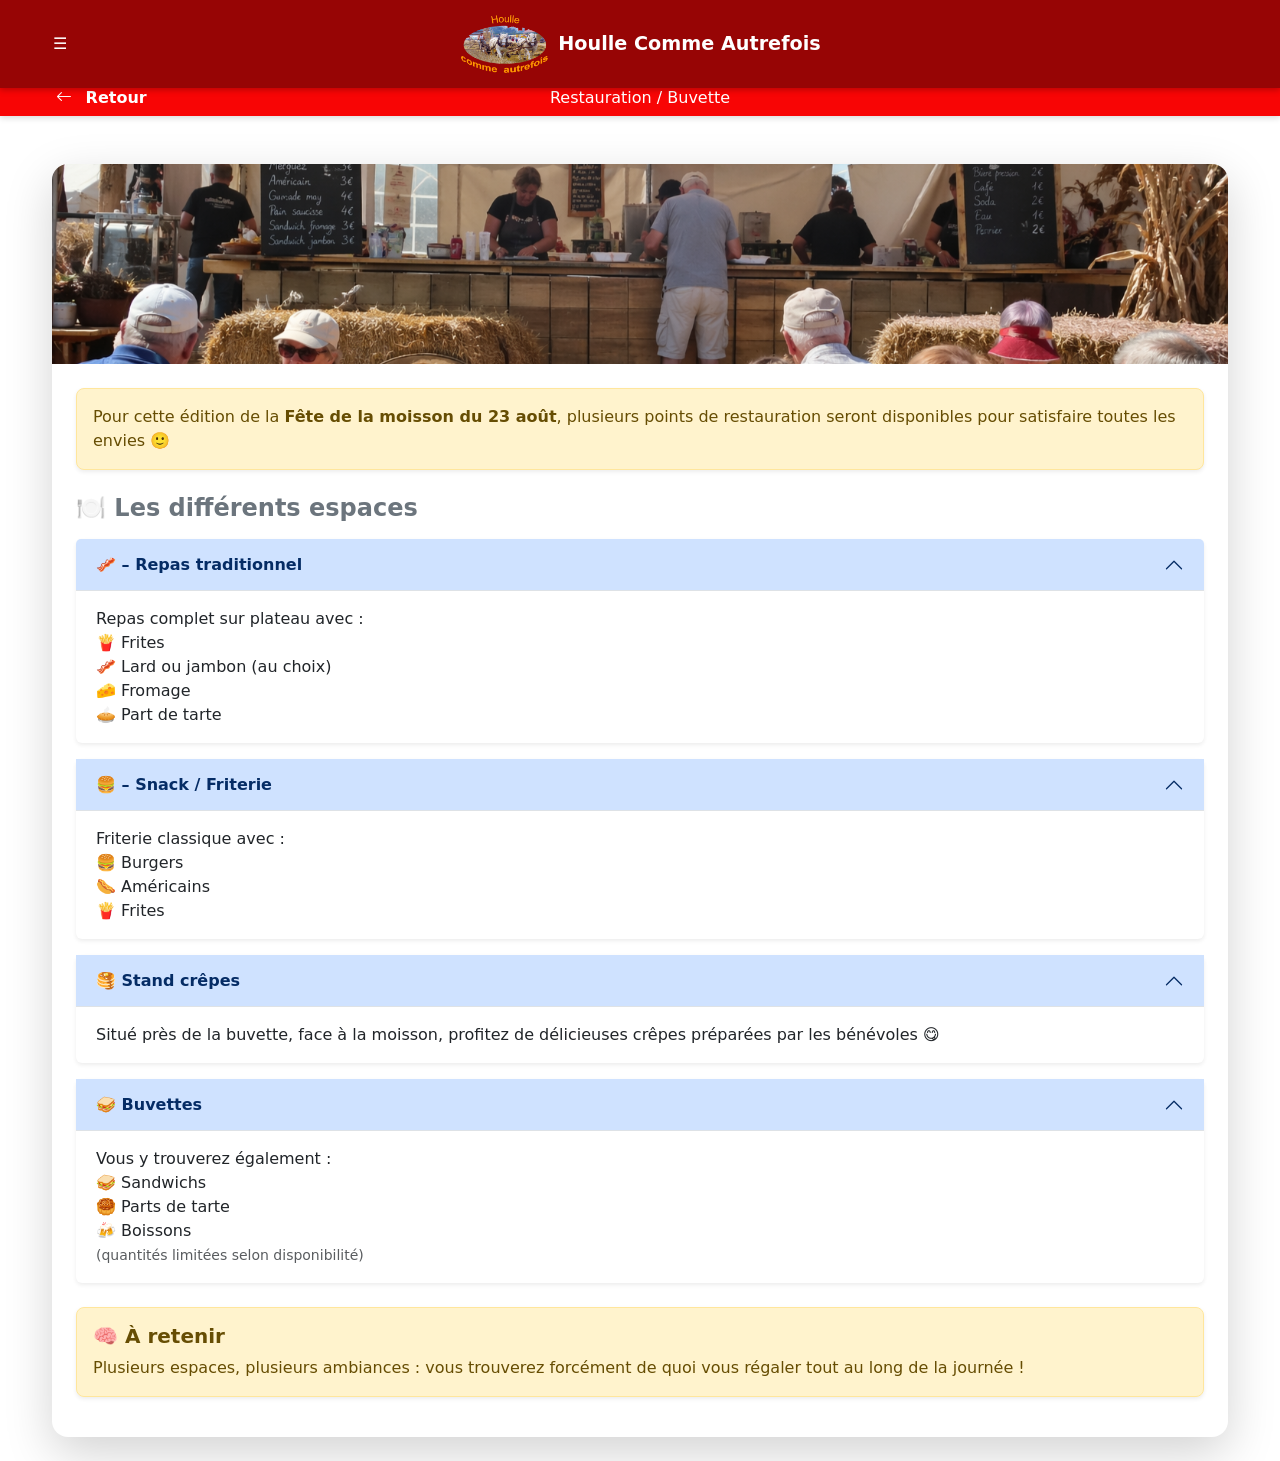
<file: restauration.html>
<!DOCTYPE html>
<html lang="fr">
<head>
    <meta charset="UTF-8">
    <meta name="viewport" content="width=device-width, initial-scale=1">
    <title>Restauration / Buvette</title>

    <!-- Bootstrap local -->
    <link rel="stylesheet" href="bootstrap/bootstrap.min.css">
    <script src="bootstrap/bootstrap.bundle.min.js"></script>
    <link rel="stylesheet" href="https://cdn.jsdelivr.net/npm/bootstrap-icons@1.11.1/font/bootstrap-icons.css">

    <!-- Ton CSS -->
    <link rel="stylesheet" href="css/style.css">
    
    <!-- Analyseur Google -->
    <script async src="https://www.googletagmanager.com/gtag/js?id=G-SKHX7R2C6E"></script>
    <script>
        window.dataLayer = window.dataLayer || [];
        function gtag(){dataLayer.push(arguments);}
        gtag('js', new Date());

        gtag('config', 'G-SKHX7R2C6E');
    </script>
</head>
<body>

<!-- 🔹 BARRE 1 -->
<div class="topbar-association">
    <div class="container position-relative d-flex align-items-center justify-content-center">

        <!-- ☰ Bouton menu à gauche -->
        <button class="btn text-white position-absolute start-0"
                type="button"
                data-bs-toggle="offcanvas"
                data-bs-target="#menuLateral">
            ☰
        </button>

        <!-- Logo + texte centré -->
        <a class="navbar-brand d-flex align-items-center justify-content-center text-center m-0" href="#">
            <img src="images/logo.png" class="logo-association me-2">
            <strong>Houlle Comme Autrefois</strong>
        </a>

    </div>
</div>

<!-- 🔹 Menu Déroulant -->
<div class="offcanvas offcanvas-start" tabindex="-1" id="menuLateral">

    <div class="offcanvas-header">
        <h5 class="offcanvas-title">Menu</h5>
        <button type="button" class="btn-close" data-bs-dismiss="offcanvas"></button>
    </div>

    <div class="offcanvas-body">
        <ul class="list-group">
            <a href="index.html" class="list-group-item">🏠 Accueil</a>
            <a href="outil.html" class="list-group-item">🚜 Outils agricoles</a>
            <a href="marche.html" class="list-group-item">🥬 Marché du terroir</a>
            <a href="restauration.html" class="list-group-item">🍻 Restauration / Buvette</a>
        </ul>
    </div>
</div>

<!-- 🔹 BARRE 2 -->
<div class="topbar-page">
    <div class="container position-relative text-white">

        <!-- ⬅️ Flèche retour -->
        <a href="index.html" class="position-absolute start-0 top-50 translate-middle-y ms-3 text-white text-decoration-none fw-semibold">
            <i class="bi bi-arrow-left me-2"></i> Retour
        </a>

        <!-- Titre -->
        <div class="text-center">
            Restauration / Buvette
        </div>

    </div>
</div>


<!-- 🔵 CONTENU PRINCIPAL -->
<div class="container my-4">

    <div class="card shadow-lg border-0 rounded-4 overflow-hidden">

        <!-- IMAGE -->
        <img src="images/restauration.png" class="card-img-top" alt="Restauration">

        <div class="card-body p-4">

            <!-- 🔥 INTRO -->
            <div class="alert alert-warning shadow-sm rounded-3 mb-4">
                <p class="mb-0">
                    Pour cette édition de la <strong>Fête de la moisson du 23 août</strong>,
                    plusieurs points de restauration seront disponibles pour satisfaire toutes les envies 🙂
                </p>
            </div>

            <!-- 🍽️ OFFRES -->
            <h4 class="fw-semibold text-secondary mb-3">🍽️ Les différents espaces</h4>

            <div class="accordion mb-4">

                <!-- Partie traditionnelle -->
                <div class="accordion-item border-0 shadow-sm mb-3 rounded">
                    <h2 class="accordion-header">
                        <button class="accordion-button fw-bold" disabled>
                            🥓 – Repas traditionnel
                        </button>
                    </h2>
                    <div class="accordion-collapse show">
                        <div class="accordion-body">
                            Repas complet sur plateau avec :
                            <br>🍟 Frites
                            <br>🥓 Lard ou jambon (au choix)
                            <br>🧀 Fromage
                            <br>🥧 Part de tarte
                        </div>
                    </div>
                </div>

                <!-- Snack -->
                <div class="accordion-item border-0 shadow-sm mb-3 rounded">
                    <h2 class="accordion-header">
                        <button class="accordion-button fw-bold" disabled>
                            🍔 – Snack / Friterie
                        </button>
                    </h2>
                    <div class="accordion-collapse show">
                        <div class="accordion-body">
                            Friterie classique avec :
                            <br>🍔 Burgers
                            <br>🌭 Américains
                            <br>🍟 Frites
                        </div>
                    </div>
                </div>

                <!-- Crêpes -->
                <div class="accordion-item border-0 shadow-sm mb-3 rounded">
                    <h2 class="accordion-header">
                        <button class="accordion-button fw-bold" disabled>
                            🥞 Stand crêpes
                        </button>
                    </h2>
                    <div class="accordion-collapse show">
                        <div class="accordion-body">
                            Situé près de la buvette, face à la moisson,
                            profitez de délicieuses crêpes préparées par les bénévoles 😋
                        </div>
                    </div>
                </div>

                <!-- Buvette -->
                <div class="accordion-item border-0 shadow-sm mb-3 rounded">
                    <h2 class="accordion-header">
                        <button class="accordion-button fw-bold" disabled>
                            🥪 Buvettes
                        </button>
                    </h2>
                    <div class="accordion-collapse show">
                        <div class="accordion-body">
                            Vous y trouverez également :
                            <br>🥪 Sandwichs
                            <br>🥮 Parts de tarte
                            <br>🍻 Boissons
                            <br><small class="text-muted">(quantités limitées selon disponibilité)</small>
                        </div>
                    </div>
                </div>

            </div>

            <!-- 🧠 A RETENIR -->
            <div class="alert alert-warning shadow-sm rounded-3">
                <h5 class="fw-bold mb-2">🧠 À retenir</h5>
                <p class="mb-0">
                    Plusieurs espaces, plusieurs ambiances : vous trouverez forcément de quoi vous régaler tout au long de la journée !
                </p>
            </div>

        </div>
    </div>
</div>

</body>
</html>
</file>
<file: css/style.css>
/* =========================
   GLOBAL
========================= */
body {
    padding-top: 140px;
}

/* =========================
   TIMELINE
========================= */
.timeline {
    list-style: none;
    padding-left: 0;
    position: relative;
}

.timeline li {
    position: relative;
    padding: 20px 0 20px 30px;
    border-left: 3px solid #de1818f8;
}

.timeline li::before {
    content: "";
    position: absolute;
    left: -9px;
    top: 25px;
    width: 15px;
    height: 15px;
    background-color: #de1818f8;
    border-radius: 50%;
}

.timeline .date {
    font-weight: bold;
    color: #de1818f8;
}

/* =========================
   BARRE ASSOCIATION (FIXE)
========================= */
.topbar-association {
    background-color: #970505;
    padding: 14px 0;
    font-size: 1.2rem;
    color: white;

    position: fixed;
    top: 0px;
    width: 100%;
    z-index: 1030;

    box-shadow: 0 2px 6px rgba(0,0,0,0.25);
}

/* centrage logo + texte */
.topbar-association .navbar-brand {
    display: flex;
    align-items: center;
    justify-content: center;
    text-align: center;
    margin: 0 auto;
}

/* =========================
   BARRE PAGE (FIXE)
========================= */
.topbar-page {
    background-color: #f80505;
    padding: 6px 0;
    font-size: 1rem;
    color: white;

    position: fixed;
    top: 80px;
    width: 100%;
    z-index: 1020;

    box-shadow: 0 2px 6px rgba(0,0,0,0.15);
}

/* =========================
   LOGO RESPONSIVE
========================= */
.logo-association {
    height: 60px;
    width: auto;
}

/* 📱 Smartphone */
@media (max-width: 576px) {
    .logo-association {
        height: 40px;
    }

    body {
        padding-top: 110px;
    }

    .topbar-page {
        top: 60px;
    }
}



/* =========================
   CARTES OUTILS
========================= */
.tool-card {
    transition: transform 0.2s ease, box-shadow 0.2s ease;
    border-radius: 12px;
    overflow: hidden;
}

.tool-card:hover {
    transform: scale(1.03);
    box-shadow: 0 10px 25px rgba(0,0,0,0.2);
}

/* images cartes */
.card-img-top {
    height: 200px;
    object-fit: cover;
}


.schema{
    height: auto;
    width: 100% ;
}

.affiche-img {
    height: auto;
    width: 300px ;
}

/* =========================
   PETITS BONUS VISUELS
========================= */
h2, h3, h5 {
    font-weight: 600;
}

.container {
    max-width: 1200px;
}

/* Carte désactivée */
.card-disabled {
    position: relative;
    pointer-events: none;
    cursor: not-allowed;
}

/* Overlay gris */
.card-disabled::before {
    content: "";
    position: absolute;
    inset: 0;
    background: rgba(255, 255, 255, 0.6);
    z-index: 1;
}

/* Image grisée */
.card-disabled img {
    filter: grayscale(100%) brightness(0.6);
}

/* TEXTE AU-DESSUS */
.card-disabled .card-body {
    position: relative;
    z-index: 2;
}


/* Bandeau TOUJOURS au dessus */
.ribbon {
    position: absolute;
    top: 25%;
    left: -30%;
    width: 160%;
    transform: rotate(-15deg);

    background: #dc3545; /* rouge */
    color: white;
    font-weight: bold;
    text-align: center;
    padding: 10px 0;

    z-index: 2; /* 🔥 important */
}

/* =========================
   ALERTE FÊTE
========================= */
.alert-moisson {
    max-width: 850px;
    margin: 20px auto;
    border: none;
    border-radius: 16px;
    background: white;
    box-shadow: 0 6px 18px rgba(0,0,0,0.12);
    text-align: center;
    padding: 25px;
    overflow: hidden;
}

/* image affiche */
.affiche-img {
    width: 100%;
    max-width: 260px;
    height: auto;
    border-radius: 14px;
    margin: 20px auto;
    display: block;
    box-shadow: 0 4px 12px rgba(0,0,0,0.18);
}

/* bouton calendrier */
.btn-calendar {
    background-color: #dc3545;
    border: none;
    font-size: 1.05rem;
    font-weight: 600;
    padding: 12px 24px;
    border-radius: 12px;
    transition: all 0.2s ease;
}

.btn-calendar:hover {
    transform: scale(1.04);
    background-color: #bb2d3b;
    box-shadow: 0 6px 16px rgba(220,53,69,0.35);
}

/* 📱 Smartphone */
@media (max-width: 576px) {

    .alert-moisson {
        width: calc(100% - 16px);
        margin: 10px auto;
        padding: 18px 12px;
        border-radius: 14px;
    }

    .affiche-img {
        max-width: 100%;
    }

    .btn-calendar {
        width: 100%;
        padding: 14px;
       font-size: 1rem;
    }
}
</file>
